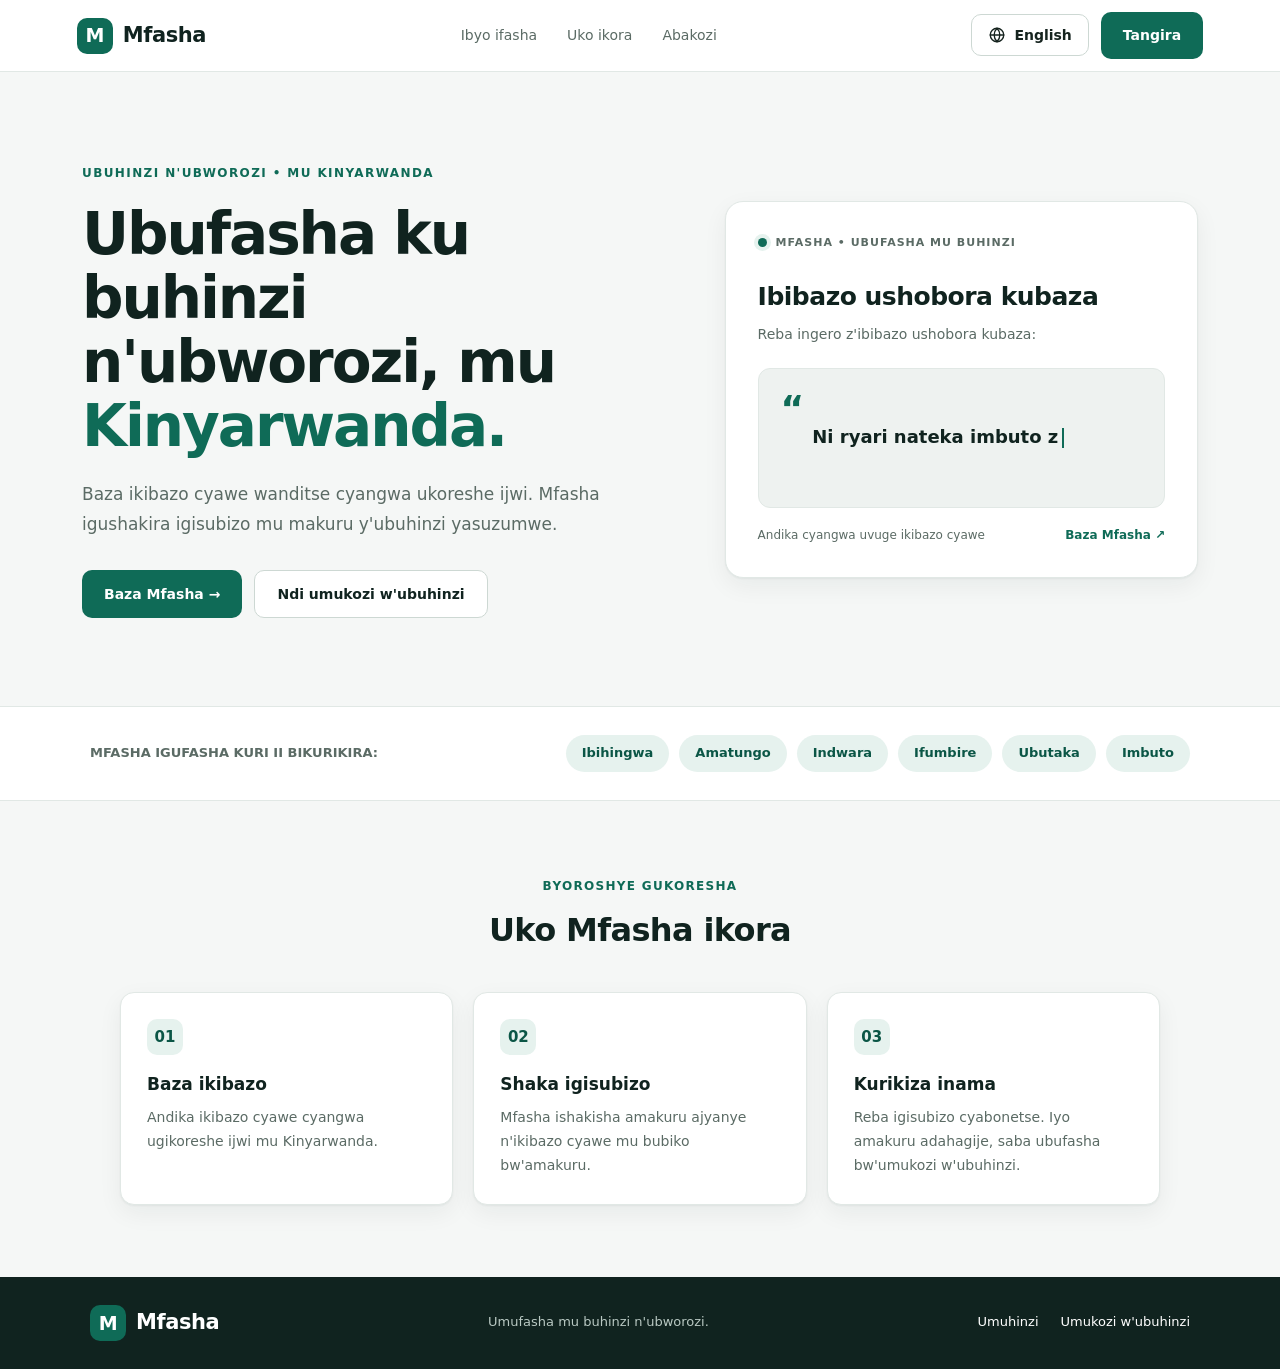
<file: frontend/index.html>
<!DOCTYPE html>
<html lang="rw">
<head>
  <meta charset="UTF-8">
  <meta name="viewport" content="width=device-width, initial-scale=1">
  <meta name="theme-color" content="#0f6b57">
  <meta name="description" content="Mfasha - Umufasha mu buhinzi n'ubworozi mu Kinyarwanda.">
  <title>Mfasha | Umufasha mu buhinzi n'ubworozi</title>
  <link rel="icon" href="data:image/svg+xml,%3Csvg xmlns='http://www.w3.org/2000/svg' viewBox='0 0 64 64'%3E%3Crect width='64' height='64' rx='16' fill='%230f6b57'/%3E%3Ctext x='32' y='44' font-family='Arial' font-size='36' font-weight='700' text-anchor='middle' fill='%23fff'%3EM%3C/text%3E%3C/svg%3E">
  <link rel="stylesheet" href="style.css">
  <script src="i18n.js"></script>
</head>
<body>

  <header class="navbar">
    <a href="index.html" class="logo"><span class="logo-icon">M</span>Mfasha</a>
    <nav class="nav-links">
      <a href="#topics">Ibyo ifasha</a>
      <a href="#how">Uko ikora</a>
      <a href="officer.html">Abakozi</a>
    </nav>
    <a href="chat.html" class="nav-action">Tangira</a>
  </header>

  <main>
    <section class="hero">
      <div class="hero-copy">
        <span class="eyebrow">UBUHINZI N'UBWOROZI • MU KINYARWANDA</span>
        <h1>Ubufasha ku buhinzi n'ubworozi, mu <span>Kinyarwanda.</span></h1>
        <p class="description">Baza ikibazo cyawe wanditse cyangwa ukoreshe ijwi. Mfasha igushakira igisubizo mu makuru y'ubuhinzi yasuzumwe.</p>
        <div class="hero-buttons">
          <a href="chat.html" class="button button-primary">Baza Mfasha →</a>
          <a href="officer.html" class="button button-secondary">Ndi umukozi w'ubuhinzi</a>
        </div>
      </div>

      <aside class="question-card">
        <div class="card-label"><span class="live-dot"></span>MFASHA • UBUFASHA MU BUHINZI</div>
        <h2>Ibibazo ushobora kubaza</h2>
        <p>Reba ingero z'ibibazo ushobora kubaza:</p>
        <div class="typing-box" aria-live="polite">
          <span class="quote">“</span>
          <span id="typing-question"></span>
          <span class="cursor"></span>
        </div>
        <div class="card-bottom">
          <span>Andika cyangwa uvuge ikibazo cyawe</span>
          <a href="chat.html">Baza Mfasha ↗</a>
        </div>
      </aside>
    </section>

    <section class="topics" id="topics">
      <div class="topics-inner">
        <p class="topics-title">MFASHA IGUFASHA KURI II BIKURIKIRA:</p>
        <div class="topic-list">
          <span class="topic">Ibihingwa</span>
          <span class="topic">Amatungo</span>
          <span class="topic">Indwara</span>
          <span class="topic">Ifumbire</span>
          <span class="topic">Ubutaka</span>
          <span class="topic">Imbuto</span>
        </div>
      </div>
    </section>

    <section class="how" id="how">
      <div class="section-heading">
        <span>BYOROSHYE GUKORESHA</span>
        <h2>Uko Mfasha ikora</h2>
      </div>
      <div class="steps">
        <article class="step">
          <div class="step-number">01</div>
          <h3>Baza ikibazo</h3>
          <p>Andika ikibazo cyawe cyangwa ugikoreshe ijwi mu Kinyarwanda.</p>
        </article>
        <article class="step">
          <div class="step-number">02</div>
          <h3>Shaka igisubizo</h3>
          <p>Mfasha ishakisha amakuru ajyanye n'ikibazo cyawe mu bubiko bw'amakuru.</p>
        </article>
        <article class="step">
          <div class="step-number">03</div>
          <h3>Kurikiza inama</h3>
          <p>Reba igisubizo cyabonetse. Iyo amakuru adahagije, saba ubufasha bw'umukozi w'ubuhinzi.</p>
        </article>
      </div>
    </section>
  </main>

  <footer>
    <div class="footer-inner">
      <a href="index.html" class="logo" style="color:white"><span class="logo-icon">M</span>Mfasha</a>
      <p>Umufasha mu buhinzi n'ubworozi.</p>
      <nav class="footer-links">
        <a href="chat.html">Umuhinzi</a>
        <a href="officer.html">Umukozi w'ubuhinzi</a>
      </nav>
    </div>
  </footer>

  <script>
    (function () {
      var target = document.getElementById("typing-question");
      if (!target) return;
      var questions = [
        "Ni ryari nateka imbuto z'ibishyimbo?",
        "Nakora iki kugira ngo inyanya zanjye zitandura indwara?",
        "Ni iyihe fumbire nakoresha mu bigori?",
        "Nakumira nte indwara z'amatungo?",
        "Ni gute nabika umusaruro wanjye neza?"
      ];
      if (window.matchMedia("(prefers-reduced-motion: reduce)").matches) {
        target.textContent = questions[0];
        return;
      }
      var q = 0, c = 0, deleting = false;
      function tick() {
        var current = questions[q];
        target.textContent = current.substring(0, c);
        if (!deleting && c < current.length) { c++; setTimeout(tick, 48); }
        else if (!deleting) { deleting = true; setTimeout(tick, 1900); }
        else if (c > 0) { c--; setTimeout(tick, 25); }
        else { deleting = false; q = (q + 1) % questions.length; setTimeout(tick, 350); }
      }
      tick();
    })();
  </script>
</body>
</html>
</file>
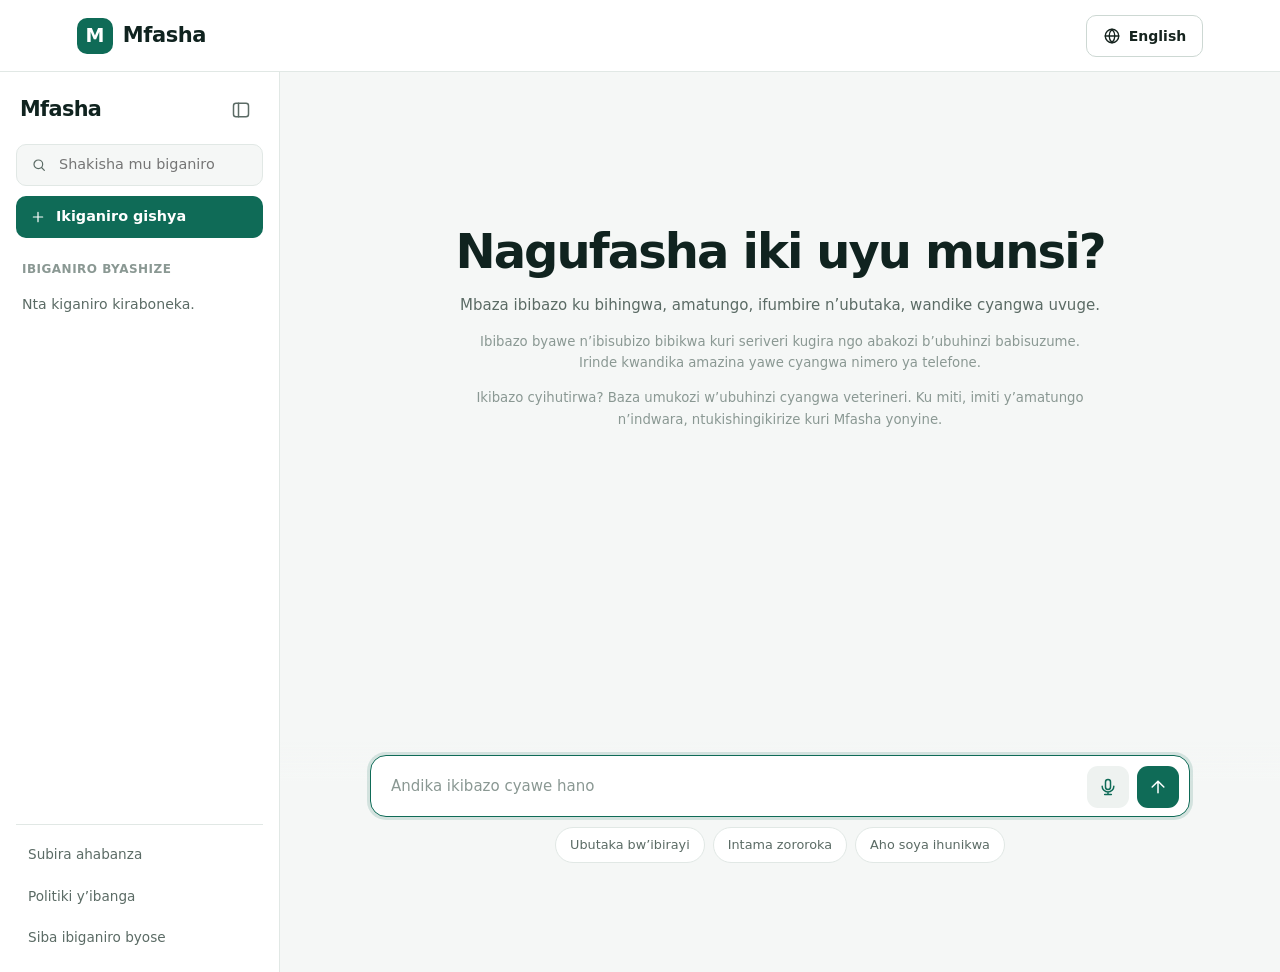
<file: frontend/chat.html>
<!doctype html>
<html lang="rw">
<head>
<meta charset="utf-8">
<meta name="viewport" content="width=device-width, initial-scale=1, viewport-fit=cover">
<meta name="description" content="Mfasha igufasha gushaka amakuru ku buhinzi n’ubworozi mu Kinyarwanda. Baza wandike cyangwa uvuge, ubone igisubizo.">
<meta name="theme-color" content="#0f6b57">
<title>Mfasha – Umufasha wawe mu buhinzi n’ubworozi</title>
<link rel="icon" href="data:image/svg+xml,%3Csvg xmlns='http://www.w3.org/2000/svg' viewBox='0 0 64 64'%3E%3Crect width='64' height='64' rx='16' fill='%230f6b57'/%3E%3Ctext x='32' y='44' font-family='Arial' font-size='36' font-weight='700' text-anchor='middle' fill='%23fff'%3EM%3C/text%3E%3C/svg%3E">
<link rel="stylesheet" href="style.css">
</head>
<body>
<noscript><p class="noscript">Mfasha ikenera JavaScript kugira ngo ikore. Nyamuneka uyifungure muri murandasi yawe.</p></noscript>

<header class="navbar">
  <a href="index.html" class="logo"><span class="logo-icon">M</span>Mfasha</a>
  <div class="nav-right">
    <button type="button" class="mf-lang" data-lang-toggle><svg width="18" height="18" viewBox="0 0 24 24" aria-hidden="true"><circle cx="12" cy="12" r="9"/><path d="M3 12h18M12 3c2.5 2.6 3.8 5.6 3.8 9s-1.3 6.4-3.8 9c-2.5-2.6-3.8-5.6-3.8-9S9.5 5.6 12 3z"/></svg><span data-lang-label>English</span></button>
  </div>
</header>
<div class="app" id="app">

  <aside class="sidebar" id="sidebar" aria-label="Ibiganiro">
    <div class="side-top">
      <a class="brand" href="index.html" translate="no" aria-label="Mfasha, subira ku rupapuro rwa mbere">Mfasha</a>
      <button class="icon-plain" id="collapse-sidebar" type="button" aria-controls="sidebar" aria-expanded="true" aria-label="Funga ibiganiro byashize" title="Funga ibiganiro byashize">
        <svg viewBox="0 0 24 24" aria-hidden="true"><rect x="3" y="4" width="18" height="16" rx="3"/><path d="M9 4v16"/></svg>
      </button>
    </div>

    <label class="search" for="history-search">
      <svg viewBox="0 0 24 24" aria-hidden="true"><circle cx="11" cy="11" r="6.5"/><path d="M20 20l-4.2-4.2"/></svg>
      <input id="history-search" type="search" placeholder="Shakisha mu biganiro" autocomplete="off">
    </label>

    <button class="btn-new" id="new-chat" type="button">
      <svg viewBox="0 0 24 24" aria-hidden="true"><path d="M12 5v14M5 12h14"/></svg>Ikiganiro gishya
    </button>

    <h2 id="history-title">Ibiganiro byashize</h2>
    <nav class="history" id="history-list" aria-labelledby="history-title"></nav>

    <div class="side-foot">
      <a href="index.html">Subira ahabanza</a>
      <button id="privacy-link" type="button" data-open-privacy>Politiki y’ibanga</button>
      <button id="clear-history" type="button">Siba ibiganiro byose</button>
    </div>
  </aside>
  <button class="scrim" id="scrim" type="button" aria-label="Funga" tabindex="-1"></button>

  <main class="main">
    <button class="icon-plain btn-menu" id="toggle-history" type="button" aria-controls="sidebar" aria-expanded="true" aria-label="Funga ibiganiro byashize">
      <svg viewBox="0 0 24 24" aria-hidden="true"><rect x="3" y="4" width="18" height="16" rx="3"/><path d="M9 4v16"/></svg>
    </button>

    <div class="scroll" id="chat-scroll">
      <div class="column">
        <section class="welcome" id="empty-state" aria-label="Murakaza neza">
          <h1>Nagufasha iki uyu munsi?</h1>
          <p>Mbaza ibibazo ku bihingwa, amatungo, ifumbire n’ubutaka, wandike cyangwa uvuge.</p>
          <p class="consent-note" id="consent-note">Ibibazo byawe n’ibisubizo bibikwa kuri seriveri kugira ngo abakozi b’ubuhinzi babisuzume. Irinde kwandika amazina yawe cyangwa nimero ya telefone.</p>
          <p class="urgent-note">Ikibazo cyihutirwa? Baza umukozi w’ubuhinzi cyangwa veterineri. Ku miti, imiti y’amatungo n’indwara, ntukishingikirize kuri Mfasha yonyine.</p>
        </section>
        <div id="thread" role="log" aria-live="polite" aria-label="Ikiganiro"></div>
      </div>
    </div>

    <footer class="composer-area">
      <form class="composer" id="chat-form">
        <label for="question" class="sr-only">Ikibazo cyawe</label>
        <textarea id="question" rows="1" maxlength="500" placeholder="Andika ikibazo cyawe hano" autocomplete="off"></textarea>
        <button class="icon-btn mic" id="microphone" type="button" aria-label="Tangira gufata amajwi">
          <svg id="mic-icon" viewBox="0 0 24 24" aria-hidden="true"><rect x="9" y="3" width="6" height="12" rx="3"/><path d="M5 11a7 7 0 0 0 14 0M12 18v3m-4 0h8"/></svg>
          <span class="sr-only" id="mic-label">Vuga</span>
        </button>
        <button class="icon-btn send" id="send-button" type="submit" aria-label="Ohereza">
          <svg viewBox="0 0 24 24" aria-hidden="true"><path d="M12 19V5M5 12l7-7 7 7"/></svg>
        </button>
      </form>
      <div class="chips" role="group" aria-label="Ibibazo byo gutangirira">
        <button class="chip" type="button" data-question="Ni ubuhe butaka bwagenewe guhingwaho ibirayi?">Ubutaka bw’ibirayi</button>
        <button class="chip" type="button" data-question="Nshaka kumenya uko intama zororoka.">Intama zororoka</button>
        <button class="chip" type="button" data-question="Soya ihunikwa he?">Aho soya ihunikwa</button>
      </div>
      <p class="status" id="status-line" role="status" aria-live="polite"></p>
    </footer>
  </main>
</div>

<dialog id="privacy-dialog" aria-labelledby="privacy-title">
  <div class="pv-head"><h2 id="privacy-title">Politiki y’ibanga</h2><button type="button" id="privacy-close" class="tool">Funga</button></div>
  <div class="pv-body">
    <h3>Icyo tubika</h3>
    <p>Iyo ubajije, tubika ikibazo cyawe, igisubizo wahawe n’igihe wabajijeho. Ku jwi, tubika inyandiko y’ibyo wavuze. Ntabwo tugusaba amazina, nimero ya telefone cyangwa konti.</p>
    <p>Ibibazo bishobora kuba birimo amakuru bwite wanditse ubwawe. Irinde kuyandika.</p>
    <h3>Icyo tubikira</h3>
    <p>Abakozi b’ubuhinzi basuzuma ibisubizo kugira ngo bibe byiza kandi bitagira ingaruka mbi. Ntabwo tugurisha amakuru yawe.</p>
    <h3>Ibiganiro biri kuri telefone yawe</h3>
    <p>Ibiganiro ubona ku ruhande rw’ibumoso bibikwa kuri telefone yawe. “Siba ibiganiro byose” isiba gusa kopi iri kuri telefone yawe. Kopi iri kuri seriveri ya Mfasha ntisibwa kuri iyo buto.</p>
    <h3>Nta konti, nta bumenyi bukwerekeyeho</h3>
    <p>Ntukeneye konti, bityo ntituzi uwo uri we. Ibibazo byawe ntibihuzwa n’izina ryawe cyangwa nimero ya telefone. Ku mpamvu imwe, ntidushobora kubona ibibazo byawe byihariye mu bindi byose.</p>
    <p id="privacy-contact-row" hidden>Niba wanditse amakuru bwite mu kibazo kandi ushaka ko dusiba icyo kibazo, tubwire icyo wanditse: <strong id="privacy-contact"></strong></p>
  </div>
</dialog>

<script src="chat.js"></script>
<script src="i18n.js"></script>
</body>
</html>
</file>
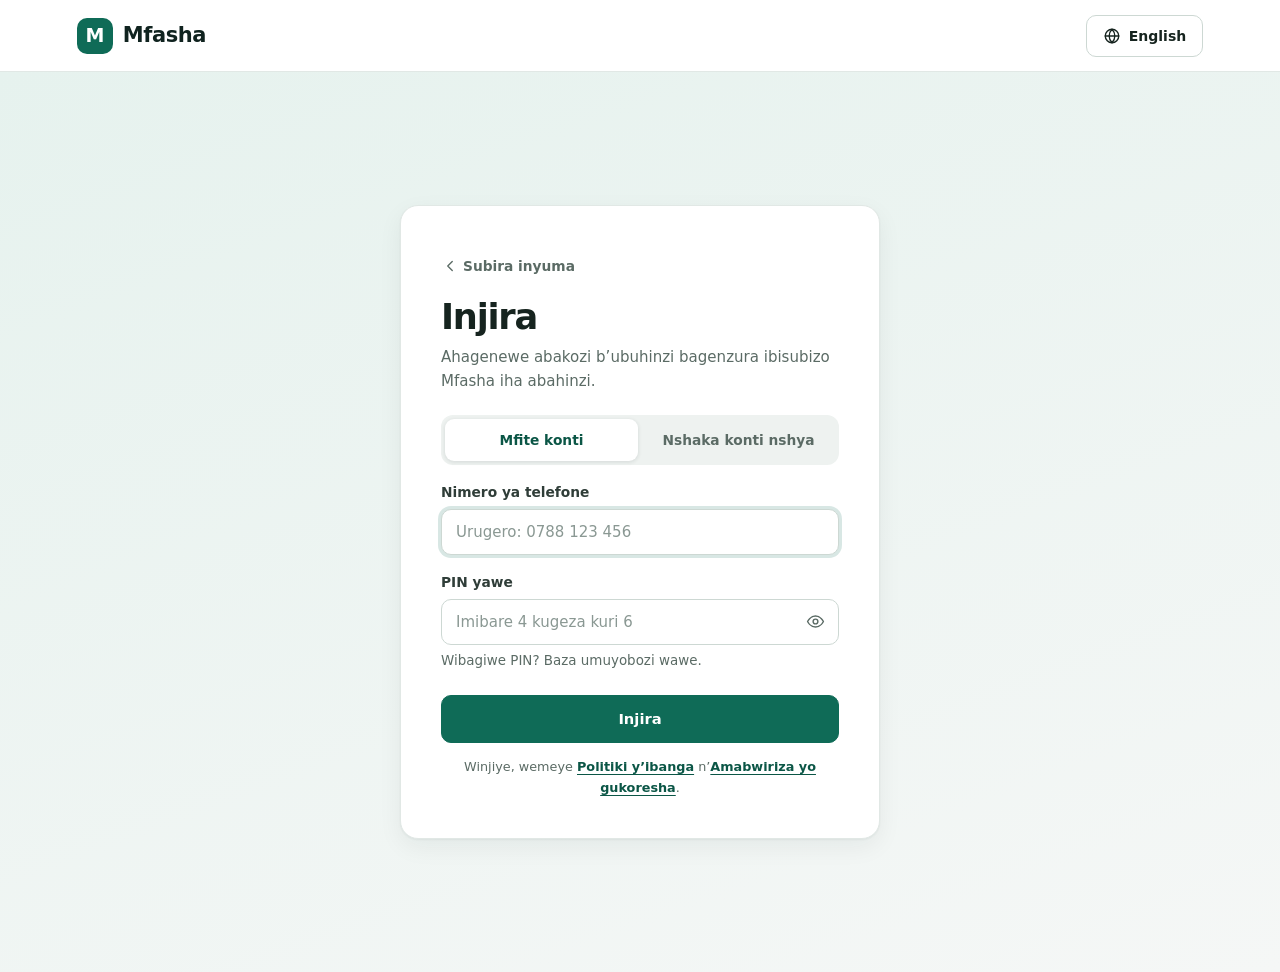
<file: frontend/officer.html>
<!doctype html>
<html lang="rw">
<head>
<meta charset="utf-8">
<meta name="viewport" content="width=device-width, initial-scale=1, viewport-fit=cover">
<meta name="robots" content="noindex">
<meta name="theme-color" content="#0f6b57">
<meta name="description" content="Mfasha: ahagenewe abakozi b’ubuhinzi gusuzuma ibisubizo Mfasha yahaye abahinzi.">
<title>Mfasha – Abakozi b’ubuhinzi</title>
<link rel="icon" href="data:image/svg+xml,%3Csvg xmlns='http://www.w3.org/2000/svg' viewBox='0 0 64 64'%3E%3Crect width='64' height='64' rx='16' fill='%230f6b57'/%3E%3Ctext x='32' y='44' font-family='Arial' font-size='36' font-weight='700' text-anchor='middle' fill='%23fff'%3EM%3C/text%3E%3C/svg%3E">
<link rel="stylesheet" href="style.css">
</head>
<body class="o-body">
<a class="skip" href="#main-content">Simbukira ku bikubiyemo</a>
<noscript><p class="noscript">Mfasha ikenera JavaScript kugira ngo ikore. Nyabuneka uyifungure muri porogaramu yawe ushakiramo (browser).</p></noscript>

<header class="navbar">
  <a href="index.html" class="logo"><span class="logo-icon">M</span>Mfasha</a>
  <div class="nav-right">
    <button type="button" class="mf-lang" data-lang-toggle><svg width="18" height="18" viewBox="0 0 24 24" aria-hidden="true"><circle cx="12" cy="12" r="9"/><path d="M3 12h18M12 3c2.5 2.6 3.8 5.6 3.8 9s-1.3 6.4-3.8 9c-2.5-2.6-3.8-5.6-3.8-9S9.5 5.6 12 3z"/></svg><span data-lang-label>English</span></button>
  </div>
</header>
<!-- Login -->
<main class="lg" id="login-view">
  <div class="lg-card">
    
    <a class="lg-back" href="index.html" id="switch-role-login"><svg viewBox="0 0 24 24" aria-hidden="true"><path d="M15 6l-6 6 6 6"/></svg>Subira inyuma</a>

    <h1 id="lg-title">Injira</h1>
    <p class="lg-sub">Ahagenewe abakozi b’ubuhinzi bagenzura ibisubizo Mfasha iha abahinzi.</p>

    <div class="o-switch" role="tablist" aria-label="Injira cyangwa ufungure konti">
      <button type="button" role="tab" id="tab-login" aria-selected="true">Mfite konti</button>
      <button type="button" role="tab" id="tab-register" aria-selected="false">Nshaka konti nshya</button>
    </div>

    <form id="login-form" autocomplete="off">
      <label for="phone">Nimero ya telefone</label>
      <input id="phone" type="tel" inputmode="tel" placeholder="Urugero: 0788 123 456" maxlength="20" required autocomplete="tel">

      <label for="pin">PIN yawe</label>
      <div class="lg-pass">
        <input id="pin" type="password" inputmode="numeric" pattern="[0-9]{4,6}" minlength="4" maxlength="6" placeholder="Imibare 4 kugeza kuri 6" required autocomplete="current-password" aria-describedby="pin-hint">
        <button type="button" class="lg-eye" data-for="pin" aria-label="Erekana PIN"><svg viewBox="0 0 24 24" aria-hidden="true"><path d="M2 12s3.5-7 10-7 10 7 10 7-3.5 7-10 7S2 12 2 12z"/><circle cx="12" cy="12" r="3"/></svg></button>
      </div>
      <small class="hint" id="pin-hint">Wibagiwe PIN? Baza umuyobozi wawe.</small>

      <p class="o-error" id="login-error" role="alert" hidden></p>
      <button class="o-btn" id="login-btn" type="submit">Injira</button>
      <p class="lg-legal" data-ei="legal">Winjiye, wemeye <a href="#" data-doc="privacy">Politiki y’ibanga</a> n’<a href="#" data-doc="terms">Amabwiriza yo gukoresha</a>.</p>
    </form>

    <form id="register-form" autocomplete="off" hidden>
      <p class="hint">Uzakenera kode uhabwa n’umuyobozi wawe. Nta kode, ntushobora gufungura konti.</p>

      <label for="reg-name">Amazina yawe yose</label>
      <input id="reg-name" type="text" minlength="2" maxlength="80" required autocomplete="name" placeholder="Izina ry’idini n’irya se">

      <label for="reg-phone">Nimero ya telefone</label>
      <input id="reg-phone" type="tel" inputmode="tel" placeholder="Urugero: 0788 123 456" maxlength="20" required autocomplete="tel">

      <div class="lg-two">
        <div>
          <label for="reg-pin">Hitamo PIN</label>
          <input id="reg-pin" type="password" inputmode="numeric" pattern="[0-9]{4,6}" minlength="4" maxlength="6" required autocomplete="new-password" placeholder="Imibare 4–6">
        </div>
        <div>
          <label for="reg-pin2">Ongera wandike PIN</label>
          <input id="reg-pin2" type="password" inputmode="numeric" pattern="[0-9]{4,6}" minlength="4" maxlength="6" required autocomplete="new-password" placeholder="Nk’iyo haruguru">
        </div>
      </div>
      <small class="hint">Ibuka PIN yawe kandi ntuyiheho undi muntu.</small>

      <label for="reg-code">Kode yo gufungura konti</label>
      <input id="reg-code" type="password" required autocomplete="off">
      <small class="hint">Ni iyo umuyobozi wawe yaguhaye.</small>

      <div class="lg-consent">
        <label class="lg-check" for="reg-consent">
          <input id="reg-consent" type="checkbox" required>
          <span data-ei="consent">Nasomye kandi nemeye <a href="#" data-doc="privacy">Politiki y’ibanga</a> n’<a href="#" data-doc="terms">Amabwiriza yo gukoresha</a>.</span>
        </label>
        <p>Ufunguye konti, wemeye uko dukusanya, tubika kandi dukoresha amakuru yawe.</p>
      </div>

      <p class="o-error" id="register-error" role="alert" hidden></p>
      <button class="o-btn" id="register-btn" type="submit" disabled>Fungura konti</button>
    </form>
  </div>
</main>

<dialog class="lg-dialog" id="legal-dialog" aria-labelledby="legal-title">
  <div class="lg-dialog-head">
    <h2 id="legal-title">Politiki y’ibanga</h2>
    <button type="button" class="lg-close" id="legal-close" aria-label="Funga">Funga</button>
  </div>
  <div class="lg-dialog-body">
    <article id="doc-privacy" data-ei="privacy">
      <p>Iyi politiki isobanura amakuru Mfasha ikusanya, icyo ayakoreshwa n’uko arindwa. Igenewe abakozi b’ubuhinzi bafungura konti. Ivugurura rya nyuma: Ugushyingo 2026.</p>

      <h3>Amakuru dukusanya</h3>
      <ul>
        <li><strong>Iyo ufunguye konti:</strong> amazina yawe na nimero ya telefone.</li>
        <li><strong>PIN yawe:</strong> ntibikwa uko yanditse. Ibikwa ni ikimenyetso cyayo gifunze (hash), kidashobora gusubizwamo PIN. Natwe ntidushobora kubona PIN yawe.</li>
        <li><strong>Iyo usuzumye igisubizo:</strong> icyemezo cyawe (gikwiye, gikwiye igice, cyangwa kitari cyo), niba gifitanye isano n’ikibazo, niba kigaragara neza, niba gifite umutekano, icyo wongeyeho, n’izina ryawe.</li>
        <li><strong>Iyo winjira:</strong> inshuro PIN itari yo yanditswe zibarwa by’igihe gito kuri seriveri, kugira ngo konti ifungwe. Ntizibikwa ku buryo buhoraho.</li>
      </ul>
      <p>Abahinzi ntibafungura konti. Ntidukusanya amazina yabo cyangwa nimero ya telefone. Tubika ikibazo, igisubizo, igihe n’igitekerezo batanze. Iyo bavuze, tubika inyandiko y’ibyo bavuze gusa. Amajwi ubwayo ntabikwa.</p>

      <h3>Icyo tuyakoresha</h3>
      <ul>
        <li>Kukwinjiza muri konti yawe.</li>
        <li>Kumenya ibisubizo byasuzumwe n’uwabisuzumye.</li>
        <li>Kunoza ibisubizo bya Mfasha.</li>
      </ul>
      <p>Ntabwo tugurisha amakuru yawe, kandi ntiyakoreshwa mu matangazo.</p>

      <h3>Ubona amakuru yawe</h3>
      <p>Amakuru abikwa kuri seriveri ya Mfasha. Abayabona ni abafite uburenganzira gusa. Konti yahagaritswe ihita ibura uburenganzira bwo kwinjira.</p>

      <h3>Uko tuyarinda</h3>
      <ul>
        <li>PIN ibikwa nk’ikimenyetso gifunze, kitagaragaza PIN ubwayo.</li>
        <li>PIN itari yo inshuro eshanu zikurikiranye ifunga konti iminota itanu.</li>
        <li>Iyo winjiye, usabwa kongera kwinjira nyuma y’amasaha 12.</li>
      </ul>
      <p>Nta buryo burinda 100%. Ntugire uwo uha PIN yawe.</p>

      <h3>Igihe tuyabika</h3>
      <p>Nta gihe gihamye turashyiraho. Nitugishyiraho, tuzakivuga hano.</p>

      <h3>Uburenganzira bwawe</h3>
      <p>Ufite uburenganzira bwo kureba, gukosora cyangwa gusiba amakuru yawe, no kuyabuza gukoreshwa. Ibi bishingiye ku Itegeko n° 058/2021 rirengera amakuru bwite n’ibanga mu Rwanda. Saba umuyobozi wawe cyangwa umuyobozi wa Mfasha. Dushobora kukubaza ibyemeza ko ari wowe mbere yo gukora impinduka.</p>

      <h3>Impinduka kuri iyi politiki</h3>
      <p>Nihaba impinduka, tuzabibamenyesha.</p>
    </article>
    <article id="doc-terms" data-ei="terms" hidden>
      <p>Aya mabwiriza agenga ikoreshwa rya Mfasha n’abakozi b’ubuhinzi.</p>
      <h3>Konti yawe</h3>
      <p>Konti ni iyawe. Ntugire uwo uha PIN yawe.</p>
      <h3>Isuzuma</h3>
      <p>Suzuma ibisubizo mu kuri kandi ushingiye ku bumenyi bw’ubuhinzi. Ibyemezo byawe bifasha kunoza Mfasha.</p>
      <h3>Imikoreshereze</h3>
      <p>Koresha Mfasha mu kazi k’ubuhinzi gusa. Ntugerageze kugera ku makuru atari ayawe cyangwa kwangiza serivisi.</p>
      <h3>Aho bigarukira</h3>
      <p>Mfasha itanga amakuru y’ibanze. Ntisimbura inama y’umukozi w’ubuhinzi cyangwa veterineri.</p>
      <h3>Guhagarika konti</h3>
      <p>Konti ikoreshejwe nabi ishobora guhagarikwa. Aya mabwiriza ashobora guhinduka; nihaba impinduka tuzabibamenyesha.</p>
    </article>
  </div>
</dialog>

<script>
/* Login view only: show/hide PIN, heading per tab, consent gate and the policy dialog. */
(function () {
  var title = document.getElementById('lg-title'), dlg = document.getElementById('legal-dialog');
  var consent = document.getElementById('reg-consent'), regBtn = document.getElementById('register-btn');

  document.querySelector('.lg-eye').addEventListener('click', function () {
    var eye = this, i = document.getElementById(eye.dataset['for']), show = i.type === 'password';
    i.type = show ? 'text' : 'password';
    eye.setAttribute('aria-label', show ? 'Hisha PIN' : 'Erekana PIN');
  });
  document.getElementById('tab-login').addEventListener('click', function () { title.textContent = 'Injira'; });
  document.getElementById('tab-register').addEventListener('click', function () { title.textContent = 'Fungura konti'; });

  function sync() { regBtn.disabled = !consent.checked; }
  consent.addEventListener('change', sync);
  document.getElementById('register-form').addEventListener('reset', function () { setTimeout(sync, 0); });

  function openDoc(which) {
    var privacy = which === 'privacy';
    document.getElementById('doc-privacy').hidden = !privacy;
    document.getElementById('doc-terms').hidden = privacy;
    document.getElementById('legal-title').textContent = privacy ? 'Politiki y’ibanga' : 'Amabwiriza yo gukoresha';
    dlg.querySelector('.lg-dialog-body').scrollTop = 0;
    if (typeof dlg.showModal === 'function') dlg.showModal(); else dlg.setAttribute('open', '');
  }
  document.addEventListener('click', function (e) {
    var a = e.target.closest && e.target.closest('[data-doc]');
    if (a) { e.preventDefault(); openDoc(a.getAttribute('data-doc')); }
  });
  function closeDoc() { if (typeof dlg.close === 'function') dlg.close(); else dlg.removeAttribute('open'); }
  document.getElementById('legal-close').addEventListener('click', closeDoc);
  dlg.addEventListener('click', function (e) { if (e.target === dlg) closeDoc(); });
})();
</script>

<!-- Dashboard -->
<div class="o-app" id="app-view" hidden>
  <aside class="o-rail">
    <div class="o-brand"><b translate="no">Mfasha</b><small>Abakozi b’ubuhinzi</small></div>
    <nav class="o-tabs" role="tablist" aria-label="Ibice by’urubuga" aria-orientation="vertical">
      <button role="tab" id="tab-review" aria-controls="review-view" aria-selected="true" type="button">Suzuma ibisubizo</button>
      <button role="tab" id="tab-overview" aria-controls="overview-view" aria-selected="false" type="button">Imibare ya Mfasha</button>
    </nav>
    <div class="o-who">
      <span class="o-who-label">Winjiye nka</span>
      <span id="who"></span>
      <button class="o-btn ghost sm" id="logout" type="button">Sohoka</button>
    </div>
  </aside>

  <main class="o-main" id="main-content">
    <section id="overview-view" role="tabpanel" aria-labelledby="tab-overview" hidden>
      <div class="o-welcome">
        <h1 id="hello">Muraho</h1>
        <p class="o-muted">Hano ubona uko Mfasha ikora: ibibazo bimaze kubazwa, ibimaze gusuzumwa n’ibyafashije abahinzi.</p>
      </div>
      <div class="o-row"><h2>Imikorere ya Mfasha</h2>
        <div class="o-refresh-wrap">
          <small class="o-stamp" id="stats-stamp" role="status" aria-live="polite"></small>
          <button class="o-btn ghost sm o-refresh" id="refresh-stats" type="button" aria-label="Vugurura imibare"><svg viewBox="0 0 24 24" aria-hidden="true"><path d="M20 11a8 8 0 1 0-2.3 5.7M20 4v7h-7"/></svg><span>Vugurura</span></button>
        </div>
      </div>
      <p class="o-error" id="stats-error" role="alert" hidden></p>
      <div id="stats-grid"></div>
    </section>

    <section id="review-view" role="tabpanel" aria-labelledby="tab-review">
      <div class="o-welcome">
        <h1>Suzuma ibisubizo</h1>
        <p class="o-muted">Mfasha yasubije abahinzi. Soma buri gisubizo urebe niba ari ukuri kandi gifite umutekano.</p>
      </div>
      <ol class="o-steps" aria-label="Intambwe eshatu">
        <li><b aria-hidden="true">1</b> Hitamo igisubizo ku rutonde</li>
        <li><b aria-hidden="true">2</b> Gisome neza</li>
        <li><b aria-hidden="true">3</b> Hitamo icyemezo, maze wohereze</li>
      </ol>
      <div class="o-split">
        <aside class="o-queue">
          <div class="o-row"><h2>Ibisubizo <span class="o-count" id="queue-count" hidden></span></h2>
            <button class="o-btn ghost sm o-refresh" id="refresh-queue" type="button" aria-label="Vugurura urutonde"><svg viewBox="0 0 24 24" aria-hidden="true"><path d="M20 11a8 8 0 1 0-2.3 5.7M20 4v7h-7"/></svg><span>Vugurura</span></button>
          </div>
          <div class="o-filter" role="radiogroup" aria-label="Ibyo kwerekana">
            <button type="button" role="radio" aria-checked="true" data-f="pending">Bitegereje</button>
            <button type="button" role="radio" aria-checked="false" data-f="all">Byose</button>
          </div>
          <small class="o-stamp" id="queue-stamp" role="status" aria-live="polite"></small>
          <div id="queue-list" class="o-list"></div>
          <button class="o-btn ghost sm o-more" id="load-more" type="button" hidden>Erekana ibindi</button>

          <form id="lookup-form" class="o-lookup">
            <label for="answer-id">Ufite nimero y’igisubizo? Yandike hano</label>
            <div class="o-inline">
              <input id="answer-id" type="number" min="1" inputmode="numeric" placeholder="Urugero: 125">
              <button class="o-btn sm" type="submit">Shaka</button>
            </div>
          </form>
        </aside>

        <form class="o-form" id="review-form">
          <p class="o-muted" id="review-empty">Nta gisubizo uratoranya. Hitamo igisubizo ku rutonde rw’ibumoso (cyangwa wandike nimero yacyo) kugira ngo utangire kugisuzuma.</p>
          <div id="review-body" hidden>
            <div class="o-meta" id="review-meta"></div>
            <h3>Ikibazo cy’umuhinzi</h3>
            <p class="o-text" id="r-question"></p>
            <h3>Igisubizo cya Mfasha</h3>
            <p class="o-text o-answer" id="r-answer"></p>

            <fieldset class="o-verdicts">
              <legend>Icyemezo cyawe (ni ngombwa)</legend>
              <div class="o-tiles">
                <label class="o-radio good"><input type="radio" name="verdict" value="correct" required><span>Ni ukuri<small>Igisubizo cyose ni cyo.</small></span></label>
                <label class="o-radio mid"><input type="radio" name="verdict" value="partially_correct"><span>Ni ukuri igice<small>Hari ibyo kinyuranyijeho cyangwa kibura.</small></span></label>
                <label class="o-radio bad"><input type="radio" name="verdict" value="incorrect"><span>Si ukuri<small>Cyakosha cyangwa cyateza ikibazo.</small></span></label>
              </div>
            </fieldset>

            <fieldset>
              <legend>Ibindi usuzuma (tiki ibyo wemeza)</legend>
              <label class="o-check"><input type="checkbox" id="is-relevant"> <span>Gifitanye isano n’ikibazo<small>Gisubiza ibyo umuhinzi yabajije.</small></span></label>
              <label class="o-check"><input type="checkbox" id="is-clear"> <span>Gisobanutse<small>Umuhinzi yagisobanukirwa byoroshye.</small></span></label>
              <label class="o-check"><input type="checkbox" id="is-safe"> <span>Nta kibazo cy’umutekano kirimo<small>Nta cyahungabanya ubuzima, amatungo, ibihingwa cyangwa ibidukikije.</small></span></label>
            </fieldset>

            <label for="remarks">Icyo wongeraho (si ngombwa)</label>
            <textarea id="remarks" rows="3" maxlength="1000" placeholder="Urugero: igisubizo cyari gikwiye kuvuga igipimo cy’ifumbire."></textarea>

            <p class="o-error" id="review-error" role="alert" hidden></p>
            <p class="o-ok" id="review-ok" role="status" hidden></p>
            <button class="o-btn" id="submit-review" type="submit">Ohereza isuzuma</button>
            <p class="o-note">Isuzuma ryawe ribikwa kuri seriveri ya Mfasha, rigakoreshwa mu kunoza ibisubizo. Rimaze koherezwa, ukomeza ku gisubizo gikurikira.</p>
          </div>
        </form>
      </div>
    </section>
  </main>
</div>

<script src="officer.js"></script>
<script src="i18n.js"></script>
</body>
</html>
</file>
<file: frontend/style.css>
/* Mfasha – one stylesheet for index.html, chat.html and officer.html */
:root{
  --brand:#0f6b57;--brand-d:#0b5646;--accent:#0f6b57;--accent-d:#0b5646;--navy:#10231f;
  --ink:#16241f;--sub:#5b6b65;--muted:#5b6b65;--faint:#8a9893;
  --bg:#f5f7f6;--panel:#fff;--sunk:#eef2f0;--tint:#e6f2ee;--line:#e1e8e5;--field:#cdd8d3;
  --green:#0f6b57;--green-bg:#e3f2ec;--amber:#7a4f00;--amber-bg:#fff3d6;--red:#b3261e;--red-bg:#fce8e6;
  --shadow:0 1px 2px rgba(16,35,31,.05),0 8px 24px rgba(16,35,31,.06);
  --font:Inter,"Plus Jakarta Sans",system-ui,-apple-system,"Segoe UI",Arial,sans-serif;
}
*,*::before,*::after{box-sizing:border-box}
html{scroll-behavior:smooth}
body{margin:0;min-height:100vh;background:var(--bg);color:var(--ink);font:400 15px/1.6 var(--font);-webkit-font-smoothing:antialiased}
h1,h2,h3,p{margin:0}
a{color:inherit;text-decoration:none}
button,input,textarea{font:inherit;color:inherit}
button{cursor:pointer}
[hidden]{display:none!important}
:focus-visible{outline:3px solid rgba(15,107,87,.4);outline-offset:2px}
svg{fill:none;stroke:currentColor;stroke-width:1.8;stroke-linecap:round;stroke-linejoin:round}
.sr-only{position:absolute;width:1px;height:1px;overflow:hidden;clip:rect(0 0 0 0);white-space:nowrap}
.noscript{margin:0;padding:12px;text-align:center;background:var(--brand-d);color:#fff}
.skip{position:absolute;left:-999px;top:0;z-index:100;padding:10px 16px;background:var(--brand);color:#fff;font-weight:600}
.skip:focus{left:0}
@media(prefers-reduced-motion:reduce){*{transition:none!important;animation:none!important;scroll-behavior:auto!important}}

/* language button (injected by i18n.js) */
body .mf-lang{min-height:40px;padding:0 14px;border:1px solid var(--field);border-radius:10px;background:#fff;color:var(--ink);font-size:14px;font-weight:600}
body .mf-lang:hover{border-color:var(--brand);color:var(--brand-d)}
body .mf-lang-float{top:16px;right:20px}

/* ===== HOME ===== */
.navbar{height:72px;padding:0 6%;display:flex;align-items:center;justify-content:space-between;background:#fff;border-bottom:1px solid var(--line);position:sticky;top:0;z-index:10}
.logo{display:flex;align-items:center;gap:10px;font-size:21px;font-weight:800;color:var(--navy);letter-spacing:-.02em}
.logo-icon{width:36px;height:36px;display:grid;place-items:center;background:var(--brand);color:#fff;border-radius:10px;font-size:19px}
.nav-links{display:flex;gap:30px;font-size:14px;font-weight:500;color:var(--sub)}
.nav-links a:hover{color:var(--brand)}
.nav-action,.button{display:inline-flex;align-items:center;justify-content:center;padding:12px 22px;border-radius:10px;font-size:14px;font-weight:650;transition:.2s}
.nav-action,.button-primary{background:var(--brand);color:#fff}
.nav-action:hover,.button-primary:hover{background:var(--brand-d)}
.button-secondary{background:#fff;border:1px solid var(--field);color:var(--navy)}
.button-secondary:hover{border-color:var(--brand);color:var(--brand)}
.hero{max-width:1180px;margin:auto;padding:88px 32px;display:grid;grid-template-columns:1.1fr .9fr;gap:64px;align-items:center}
.eyebrow{display:inline-block;margin-bottom:20px;color:var(--brand);font-size:12px;font-weight:700;letter-spacing:1.4px}
.hero h1{max-width:640px;font-size:clamp(36px,5vw,58px);line-height:1.1;letter-spacing:-.035em;color:var(--navy);font-weight:800}
.hero h1 span{color:var(--brand)}
.description{max-width:520px;margin-top:22px;font-size:17px;color:var(--sub);line-height:1.75}
.hero-buttons{display:flex;flex-wrap:wrap;gap:12px;margin-top:30px}
.question-card{padding:32px;background:#fff;border:1px solid var(--line);border-radius:18px;box-shadow:var(--shadow)}
.card-label{display:flex;align-items:center;gap:9px;color:var(--sub);font-size:11px;font-weight:700;letter-spacing:1px}
.live-dot{width:9px;height:9px;border-radius:50%;background:var(--brand);box-shadow:0 0 0 4px var(--tint)}
.question-card h2{margin-top:26px;font-size:25px;color:var(--navy);letter-spacing:-.02em}
.question-card>p{margin-top:6px;color:var(--sub);font-size:14px}
.typing-box{min-height:140px;margin-top:22px;padding:22px;display:flex;align-items:center;background:var(--sunk);border:1px solid var(--line);border-radius:12px;color:var(--navy);font-size:18px;font-weight:600}
.quote{color:var(--brand);font-size:36px;margin-right:8px;align-self:flex-start;line-height:1}
.cursor{display:inline-block;width:2px;height:20px;background:var(--brand);margin-left:4px;animation:blink .8s infinite}
@keyframes blink{50%{opacity:0}}
.card-bottom{display:flex;justify-content:space-between;gap:10px;margin-top:18px;font-size:12px;color:var(--sub)}
.card-bottom a{color:var(--brand);font-weight:700}
.topics{background:#fff;border-block:1px solid var(--line);padding:28px 6%}
.topics-inner{max-width:1100px;margin:auto;display:flex;align-items:center;justify-content:space-between;gap:20px;flex-wrap:wrap}
.topics-title{font-size:13px;color:var(--sub);font-weight:700}
.topic-list{display:flex;flex-wrap:wrap;gap:10px}
.topic{padding:8px 16px;background:var(--tint);border-radius:999px;font-size:13px;color:var(--brand-d);font-weight:600}
.how{max-width:1100px;margin:auto;padding:72px 30px}
.section-heading{text-align:center;margin-bottom:36px}
.section-heading span{color:var(--brand);font-size:12px;font-weight:700;letter-spacing:1.3px}
.section-heading h2{margin-top:8px;color:var(--navy);font-size:32px;letter-spacing:-.02em}
.steps{display:grid;grid-template-columns:repeat(3,1fr);gap:20px}
.step{padding:26px;background:#fff;border:1px solid var(--line);border-radius:14px;box-shadow:var(--shadow)}
.step-number{width:36px;height:36px;display:grid;place-items:center;border-radius:10px;background:var(--tint);color:var(--brand-d);font-weight:800}
.step h3{margin-top:16px;font-size:17px;color:var(--navy)}
.step p{margin-top:8px;color:var(--sub);font-size:14px;line-height:1.7}
footer{background:var(--navy);color:#fff;padding:28px 6%}
.footer-inner{max-width:1100px;margin:auto;display:flex;align-items:center;justify-content:space-between;flex-wrap:wrap;gap:18px}
.footer-inner p{color:#b9c9c3;font-size:13px}
.footer-links{display:flex;gap:22px;font-size:13px}
.footer-links a:hover{color:#9ee0cd}
@media(max-width:850px){.navbar{padding:0 5%}.nav-links{display:none}.hero{grid-template-columns:1fr;padding:60px 22px;gap:40px}.topics-inner{flex-direction:column;align-items:flex-start}}
@media(max-width:600px){.hero h1{font-size:38px}.hero-buttons{flex-direction:column}.button{width:100%}.steps{grid-template-columns:1fr}.footer-inner{flex-direction:column;align-items:flex-start}.mf-nav-right .mf-lang span{display:none}}

/* ===== CHAT ===== */
.app{display:grid;grid-template-columns:280px minmax(0,1fr);height:100dvh}
.app.collapsed{grid-template-columns:0 minmax(0,1fr)}
.app.collapsed .sidebar{visibility:hidden;padding:0;border:0}
.sidebar{display:flex;flex-direction:column;min-width:0;overflow:hidden;padding:20px 16px 14px;background:#fff;border-right:1px solid var(--line)}
.side-top{display:flex;align-items:center;justify-content:space-between;padding:0 4px 16px}
.brand{font-size:1.3rem;font-weight:800;letter-spacing:-.03em;color:var(--navy)}
.icon-plain{display:grid;place-items:center;width:36px;height:36px;border:0;border-radius:10px;background:none;color:var(--sub)}
.icon-plain:hover{background:var(--sunk);color:var(--ink)}
.icon-plain svg{width:20px;height:20px}
.search{display:flex;align-items:center;gap:10px;height:42px;padding:0 14px;margin-bottom:10px;border:1px solid var(--line);border-radius:10px;background:var(--bg);color:var(--sub)}
.search:focus-within{border-color:var(--brand)}
.search svg{width:16px;height:16px;flex:none}
.search input{flex:1;min-width:0;border:0;outline:0;background:none;font-size:.9rem}
.btn-new{display:flex;align-items:center;gap:10px;width:100%;height:42px;padding:0 14px;border:0;border-radius:10px;background:var(--brand);color:#fff;font-size:.9rem;font-weight:600}
.btn-new:hover{background:var(--brand-d)}
.btn-new svg{width:16px;height:16px}
.sidebar h2{margin:22px 6px 8px;font-size:.75rem;font-weight:700;letter-spacing:.04em;text-transform:uppercase;color:var(--faint)}
.history{flex:1;min-height:0;overflow-y:auto}
.no-history{padding:6px;font-size:.88rem;color:var(--sub)}
.history-row{display:flex;align-items:center;border-radius:10px}
.history-row:hover,.history-row:has(.active){background:var(--sunk)}
.history-item{flex:1;min-width:0;padding:10px 12px;border:0;background:none;text-align:left;font-size:.88rem;white-space:nowrap;overflow:hidden;text-overflow:ellipsis}
.history-item.active{font-weight:650;color:var(--brand-d)}
.history-del{display:none;width:30px;height:30px;margin-right:4px;place-items:center;border:0;border-radius:8px;background:none;color:var(--faint)}
.history-row:hover .history-del,.history-del:focus-visible{display:grid}
.history-del:hover{color:var(--red)}
.history-del svg{width:15px;height:15px}
.side-foot{display:grid;gap:2px;padding-top:10px;border-top:1px solid var(--line)}
.side-foot a,.side-foot button{display:block;padding:9px 12px;border:0;border-radius:8px;background:none;color:var(--sub);font-size:.85rem;text-align:left}
.side-foot a:hover,.side-foot button:hover{background:var(--sunk);color:var(--ink)}
.scrim{display:none}
.main{position:relative;display:flex;flex-direction:column;min-width:0;min-height:0}
.btn-menu{position:absolute;top:16px;left:16px;z-index:3;background:#fff;border:1px solid var(--line)}
.app:not(.collapsed) .btn-menu{display:none}
.scroll{flex:1;min-height:0;overflow-y:auto;padding:72px 24px 200px}
.column{width:min(820px,100%);margin:0 auto}
.welcome{padding:clamp(40px,9vh,100px) 12px 30px;text-align:center}
.welcome h1{font-size:clamp(2rem,4vw,3rem);font-weight:800;letter-spacing:-.04em;line-height:1.12;color:var(--navy)}
.welcome p{max-width:640px;margin:14px auto 0;color:var(--sub)}
.welcome .consent-note,.welcome .urgent-note{font-size:.83rem;line-height:1.6;color:var(--faint)}
#thread{display:grid;gap:22px}
.turn{display:grid;gap:10px}
.question{display:flex;justify-content:flex-end}
.question>div{max-width:min(78%,680px);padding:12px 17px;border-radius:16px 16px 4px 16px;background:var(--brand);color:#fff;white-space:pre-wrap;overflow-wrap:anywhere}
.answer{max-width:min(90%,760px);padding:18px 20px;border:1px solid var(--line);border-radius:4px 16px 16px 16px;background:#fff;box-shadow:var(--shadow)}
.answer.refused{background:var(--amber-bg);border-color:#f1d79a}
.answer-text{white-space:pre-wrap;overflow-wrap:anywhere;line-height:1.75}
.badge{display:inline-block;margin-bottom:8px;padding:2px 10px;border-radius:999px;background:var(--sunk);font-size:.75rem;font-weight:650;color:var(--sub)}
.badge.high{background:var(--green-bg);color:var(--brand-d)}
.badge.medium{background:var(--amber-bg);color:var(--amber)}
.badge.low{background:var(--red-bg);color:var(--red)}
.note,.thinking{color:var(--sub);font-size:.9rem}
.note{margin-bottom:6px}
.error{color:var(--red)}
.review-label{display:inline-block;margin:0 0 8px 8px;padding:2px 10px;border-radius:999px;font-size:.78rem;font-weight:650}
.review-label.ok{background:var(--green-bg);color:var(--brand-d)}
.review-label.pending{background:var(--amber-bg);color:var(--amber)}
.urgent-note{margin:12px 0 0;font-size:.82rem;color:var(--sub)}
.tools{display:flex;flex-wrap:wrap;gap:8px;margin-top:14px}
.tool{display:inline-flex;align-items:center;gap:6px;padding:6px 12px;border:1px solid var(--line);border-radius:8px;background:var(--bg);font-size:.8rem;color:var(--sub);transition:.2s}
.tool svg{width:14px;height:14px}
.tool:hover:not(:disabled){border-color:var(--brand);color:var(--ink)}
.tool.selected{border-color:var(--brand);background:var(--tint);color:var(--brand-d)}
.tool:disabled:not(.selected){opacity:.5;cursor:default}
.composer-area{position:fixed;z-index:5;left:280px;right:0;bottom:0;padding:14px 24px max(16px,env(safe-area-inset-bottom));background:linear-gradient(180deg,rgba(245,247,246,0),var(--bg) 25%)}
.app.collapsed .composer-area{left:0}
.composer{width:min(820px,100%);margin:0 auto;min-height:62px;padding:8px 10px 8px 20px;display:flex;align-items:flex-end;gap:8px;border:1px solid var(--field);border-radius:16px;background:#fff;box-shadow:var(--shadow)}
.composer:focus-within{border-color:var(--brand);box-shadow:0 0 0 3px rgba(15,107,87,.15)}
.composer textarea{flex:1;min-width:0;min-height:42px;max-height:150px;padding:10px 0;border:0;outline:0;resize:none;background:none;line-height:1.5}
.composer textarea::placeholder{color:var(--faint)}
.icon-btn{flex:none;display:grid;place-items:center;width:42px;height:42px;border:0;border-radius:11px;background:var(--sunk);color:var(--brand)}
.icon-btn svg{width:20px;height:20px}
.icon-btn:hover:not(:disabled){background:var(--tint)}
.icon-btn.send{background:var(--brand);color:#fff}
.icon-btn.send:hover:not(:disabled){background:var(--brand-d)}
.icon-btn.recording{background:var(--red);color:#fff}
.icon-btn:disabled{opacity:.45;cursor:default}
.main:has(#empty-state[hidden]) .chips{display:none}
.chips{width:min(820px,100%);margin:10px auto 0;display:flex;flex-wrap:wrap;justify-content:center;gap:8px}
.chip{padding:7px 14px;border:1px solid var(--line);border-radius:999px;background:#fff;font-size:.8rem;color:var(--sub);transition:.2s}
.chip:hover{border-color:var(--brand);color:var(--brand-d)}
.status{width:min(820px,100%);min-height:1.2em;margin:6px auto 0;font-size:.78rem;color:var(--sub);text-align:center}
#privacy-dialog{width:min(92vw,560px);max-height:85vh;padding:0;border:0;border-radius:16px;color:var(--ink);box-shadow:0 30px 80px rgba(16,35,31,.3)}
#privacy-dialog::backdrop{background:rgba(16,35,31,.55)}
.pv-head{display:flex;justify-content:space-between;align-items:center;padding:16px 20px;border-bottom:1px solid var(--line)}
.pv-head h2{font-size:1.1rem}
.pv-body{padding:8px 20px 20px;overflow-y:auto;max-height:65vh;font-size:.95rem}
.pv-body h3{margin:16px 0 4px;font-size:.95rem}
.pv-body p{margin:6px 0 10px}
@media(max-width:820px){
  .app,.app.collapsed{grid-template-columns:minmax(0,1fr)}
  .sidebar,.app.collapsed .sidebar{position:fixed;z-index:20;inset:0 auto 0 0;width:min(300px,86vw);visibility:visible;padding:20px 16px 14px;transform:translateX(-105%);transition:transform .22s}
  .app.open .sidebar{transform:none}
  .app.open .scrim{display:block;position:fixed;z-index:15;inset:0;border:0;background:rgba(16,35,31,.5)}
  .app .btn-menu,.app:not(.collapsed) .btn-menu{display:grid;top:12px;left:12px}
  .composer-area,.app.collapsed .composer-area{left:0;padding-inline:14px}
  .scroll{padding:68px 14px 200px}
  .question>div,.answer{max-width:94%}
}

/* ===== OFFICER ===== */
.o-muted{color:var(--sub)}
.o-error,.o-ok{margin-top:14px;padding:11px 14px;border-radius:10px;font-size:.88rem;font-weight:500}
.o-error{background:var(--red-bg);color:var(--red)}
.o-ok{background:var(--green-bg);color:var(--brand-d)}
.o-body label{display:block;margin:16px 0 6px;font-size:.86rem;font-weight:650;color:#2f3d38}
.hint{display:block;margin:6px 0 4px;font-size:.84rem;line-height:1.5;color:var(--sub)}
.o-body input:not([type=checkbox]):not([type=radio]),.o-body textarea{width:100%;padding:0 14px;border:1px solid var(--field);border-radius:10px;background:#fff}
.o-body input:not([type=checkbox]):not([type=radio]){min-height:46px}
.o-body textarea{padding:12px 14px;resize:vertical;line-height:1.5}
.o-body input:focus,.o-body textarea:focus{outline:0;border-color:var(--brand);box-shadow:0 0 0 3px rgba(15,107,87,.16)}
.o-body ::placeholder{color:var(--faint)}
.o-body .o-btn{display:inline-flex;align-items:center;justify-content:center;gap:8px;min-height:44px;padding:0 20px;border:1px solid var(--brand);border-radius:10px;background:var(--brand);color:#fff;font-size:.92rem;font-weight:650;transition:.2s}
.o-body .o-btn:hover:not(:disabled){background:var(--brand-d)}
.o-body .o-btn:disabled{opacity:.5;cursor:not-allowed}
.o-body .o-btn.sm{min-height:38px;padding:0 14px;font-size:.84rem}
.o-body .o-btn.ghost{background:#fff;color:#2f3d38;border-color:var(--field)}
.o-body .o-btn.ghost:hover:not(:disabled){background:var(--tint);border-color:var(--brand);color:var(--brand-d)}
.o-refresh svg{width:15px;height:15px}
.o-refresh.busy svg{animation:spin .7s linear infinite}
@keyframes spin{to{transform:rotate(360deg)}}
.o-refresh-wrap{display:flex;align-items:center;gap:12px}
.o-stamp{display:block;min-height:1em;color:var(--sub);font-size:.78rem}
.lg{min-height:100dvh;display:grid;place-items:center;padding:32px 16px;background:linear-gradient(160deg,var(--tint),var(--bg))}
.lg-card{position:relative;width:min(100%,480px);padding:clamp(24px,5vw,40px);border:1px solid var(--line);border-radius:18px;background:#fff;box-shadow:var(--shadow)}
.o-body .lg-lang{position:absolute;top:16px;right:16px;min-height:38px}
.lg-back{display:inline-flex;align-items:center;gap:4px;min-height:40px;margin:0 0 12px -6px;padding:6px 12px 6px 6px;border-radius:999px;color:var(--sub);font-size:.86rem;font-weight:600}
.lg-back svg{width:18px;height:18px}
.lg-back:hover{background:var(--sunk);color:var(--ink)}
.lg-card h1{font-size:clamp(1.8rem,5vw,2.2rem);font-weight:800;letter-spacing:-.035em;line-height:1.1}
.lg-sub{margin-top:8px;color:var(--sub);font-size:.94rem}
.o-switch{display:grid;grid-template-columns:1fr 1fr;gap:4px;margin:22px 0 8px;padding:4px;border-radius:12px;background:var(--sunk)}
.o-switch button{min-height:42px;border:0;border-radius:9px;background:none;color:var(--sub);font-size:.86rem;font-weight:650}
.o-switch button[aria-selected=true]{background:#fff;color:var(--brand-d);box-shadow:0 1px 4px rgba(16,35,31,.12)}
.o-body .lg-card form .o-btn{width:100%;margin-top:20px;min-height:48px}
.lg-pass{position:relative}
.lg-pass input{padding-right:52px!important}
.lg-eye{position:absolute;top:50%;right:5px;width:38px;height:38px;display:grid;place-items:center;border:0;border-radius:50%;background:none;color:var(--sub);transform:translateY(-50%)}
.lg-eye:hover{background:var(--sunk);color:var(--ink)}
.lg-eye svg{width:19px;height:19px}
.lg-two{display:grid;grid-template-columns:1fr 1fr;gap:12px}
.lg-consent{margin-top:20px;padding:14px 16px;border:1px solid var(--line);border-radius:12px;background:var(--bg)}
.o-body .lg-check{display:flex;align-items:flex-start;gap:12px;margin:0;font-size:.88rem;font-weight:500;cursor:pointer}
.lg-check input{flex:none;width:20px;height:20px;margin:1px 0 0;accent-color:var(--brand)}
.lg-consent p{margin:8px 0 0 32px;font-size:.8rem;color:var(--sub)}
.lg-card a[data-doc]{color:var(--brand-d);font-weight:650;text-decoration:underline;text-underline-offset:3px}
.lg-legal{margin-top:14px;text-align:center;font-size:.8rem;color:var(--sub)}
.lg-dialog{width:min(560px,calc(100vw - 32px));max-height:min(78vh,640px);padding:0;border:1px solid var(--line);border-radius:16px;background:#fff;color:var(--ink);box-shadow:0 30px 80px rgba(16,35,31,.3)}
.lg-dialog[open]{display:flex;flex-direction:column}
.lg-dialog::backdrop{background:rgba(16,35,31,.55)}
.lg-dialog-head{display:flex;align-items:center;justify-content:space-between;gap:12px;padding:16px 24px;border-bottom:1px solid var(--line)}
.lg-dialog-head h2{font-size:1.15rem}
.lg-close{min-height:38px;padding:0 16px;border:1px solid var(--field);border-radius:10px;background:none;font-size:.86rem;font-weight:650}
.lg-close:hover{background:var(--tint)}
.lg-dialog-body{overflow-y:auto;padding:16px 24px 26px}
.lg-dialog-body h3{margin:18px 0 4px;font-size:.95rem}
.lg-dialog-body p,.lg-dialog-body ul{font-size:.9rem;color:#3d4a45}
.lg-dialog-body ul{margin:6px 0 8px;padding-left:20px}
.o-app{display:grid;grid-template-columns:250px minmax(0,1fr);min-height:100vh}
.o-rail{display:flex;flex-direction:column;padding:24px 16px 18px;background:var(--navy);color:#fff}
.o-brand{padding:0 8px 22px}
.o-brand b{display:block;font-size:1.35rem;font-weight:800;letter-spacing:-.03em}
.o-brand small{color:#9db4ac;font-size:.8rem}
.o-tabs{display:flex;flex-direction:column;gap:4px;flex:1}
.o-tabs button{min-height:44px;padding:0 16px;border:0;border-radius:10px;background:none;color:#b9c9c3;font-size:.92rem;font-weight:600;text-align:left}
.o-tabs button:hover{background:rgba(255,255,255,.08);color:#fff}
.o-tabs button[aria-selected=true]{background:var(--brand);color:#fff}
.o-who{display:flex;flex-direction:column;align-items:flex-start;gap:2px;padding:16px 8px 0;border-top:1px solid rgba(255,255,255,.12);font-size:.88rem}
.o-who-label{font-size:.78rem;color:#9db4ac}
.o-who #who{font-weight:650;overflow-wrap:anywhere}
.o-who .o-btn{margin-top:10px}
.o-body .o-rail .o-btn.ghost{background:transparent;color:#fff;border-color:rgba(255,255,255,.3)}
.o-main{min-width:0;max-width:1180px;padding:clamp(22px,4vw,48px)}
.o-topbar{display:flex;justify-content:flex-end;margin:-6px 0 14px}
.o-welcome{margin-bottom:26px}
.o-welcome h1{font-size:clamp(1.8rem,4vw,2.4rem);font-weight:800;letter-spacing:-.035em;line-height:1.1}
.o-welcome p{margin-top:8px;max-width:60ch}
.o-row{display:flex;align-items:center;justify-content:space-between;gap:12px;margin-bottom:14px;flex-wrap:wrap}
.o-main h2{font-size:1.1rem;font-weight:700}
.o-steps{list-style:none;display:flex;flex-wrap:wrap;gap:8px 22px;margin:0 0 22px;padding:12px 16px;border:1px solid var(--line);border-radius:12px;background:#fff;font-size:.9rem;font-weight:600}
.o-steps li{display:flex;align-items:center;gap:8px}
.o-steps b{display:grid;place-items:center;width:24px;height:24px;border-radius:50%;background:var(--brand);color:#fff;font-size:.78rem}
.o-big,.o-queue,.o-form{border:1px solid var(--line);border-radius:14px;background:#fff;box-shadow:var(--shadow)}
.o-big{display:grid;grid-template-columns:repeat(3,1fr)}
.o-big-item{display:flex;flex-direction:column;gap:4px;padding:22px 24px}
.o-big-item+.o-big-item{border-left:1px solid var(--line)}
.o-big-item b{font-size:clamp(2.1rem,4vw,3rem);font-weight:800;line-height:1;letter-spacing:-.04em;color:var(--brand-d);font-variant-numeric:tabular-nums}
.o-big-item span{font-size:.86rem;color:var(--sub)}
.o-ledger{display:grid;grid-template-columns:1fr auto;margin:14px 0 0;padding:6px 24px;border:1px solid var(--line);border-radius:14px;background:#fff}
.o-ledger dt,.o-ledger dd{margin:0;padding:13px 0;border-bottom:1px solid var(--line);font-size:.92rem}
.o-ledger dt:nth-last-of-type(1),.o-ledger dd:last-of-type{border-bottom:0}
.o-ledger dt{color:var(--sub)}
.o-ledger dd{padding-left:24px;text-align:right;font-weight:700;font-variant-numeric:tabular-nums}
.o-split{display:grid;grid-template-columns:minmax(270px,340px) minmax(0,1fr);gap:22px;align-items:start}
.o-queue,.o-form{padding:20px}
.o-count{display:inline-block;margin-left:6px;padding:1px 10px;border-radius:999px;background:var(--tint);color:var(--brand-d);font-size:.78rem;font-weight:700;vertical-align:2px}
.o-filter{display:grid;grid-template-columns:1fr 1fr;gap:4px;padding:4px;border-radius:10px;background:var(--sunk)}
.o-filter button{min-height:36px;border:0;border-radius:8px;background:none;color:var(--sub);font-size:.86rem;font-weight:650}
.o-filter button[aria-checked=true]{background:#fff;color:var(--brand-d);box-shadow:0 1px 4px rgba(16,35,31,.12)}
.o-queue .o-stamp{margin:10px 2px 0}
.o-list{display:grid;gap:6px;margin-top:10px;max-height:52vh;overflow-y:auto}
.o-list .o-muted{font-size:.88rem}
.o-item{display:block;width:100%;padding:12px 14px;border:1.5px solid transparent;border-radius:10px;background:var(--bg);text-align:left}
.o-item:hover{border-color:rgba(15,107,87,.5)}
.o-item.active{border-color:var(--brand);background:var(--tint)}
.o-item b{display:-webkit-box;-webkit-line-clamp:2;-webkit-box-orient:vertical;overflow:hidden;font-size:.9rem;font-weight:650;line-height:1.4}
.o-item small{display:block;margin-top:4px;font-size:.78rem;color:var(--sub)}
.o-more{width:100%;margin-top:10px}
.o-lookup{margin-top:18px;padding-top:4px;border-top:1px solid var(--line)}
.o-inline{display:flex;gap:8px}
.o-inline input{flex:1;min-width:0}
.o-meta{display:flex;flex-wrap:wrap;gap:6px;margin-bottom:18px}
.o-chip{padding:3px 12px;border-radius:999px;background:var(--tint);color:var(--brand-d);font-size:.78rem;font-weight:650}
.o-chip.warn{background:var(--amber-bg);color:var(--amber)}
.o-form h3{margin:18px 0 6px;font-size:.86rem;font-weight:700;color:var(--sub)}
.o-meta+h3{margin-top:0}
.o-text{padding:14px 16px;border-radius:10px;background:var(--bg);white-space:pre-wrap;overflow-wrap:anywhere;line-height:1.7}
.o-answer{background:#f0f7f4;border-left:3px solid var(--brand)}
.o-form fieldset{margin:22px 0 0;padding:0;border:0;min-width:0}
.o-form legend{padding:0;margin-bottom:8px;font-size:.86rem;font-weight:700;color:var(--sub)}
.o-tiles{display:grid;grid-template-columns:repeat(3,1fr);gap:8px}
.o-body .o-radio{position:relative;margin:0}
.o-radio input{position:absolute;opacity:0;inset:0;margin:0;cursor:pointer}
.o-radio span{display:flex;flex-direction:column;align-items:center;justify-content:center;gap:2px;min-height:64px;height:100%;padding:8px 10px;border:1.5px solid var(--field);border-radius:10px;background:#fff;font-size:.9rem;font-weight:700;text-align:center;transition:.2s}
.o-radio small{font-size:.76rem;font-weight:400;line-height:1.35;color:var(--sub)}
.o-radio:hover span{border-color:#9fb0a9}
.o-radio input:focus-visible+span{outline:3px solid rgba(15,107,87,.4);outline-offset:2px}
.o-radio.good input:checked+span{background:var(--green-bg);border-color:var(--green);color:var(--brand-d)}
.o-radio.mid input:checked+span{background:var(--amber-bg);border-color:#d98a1d;color:var(--amber)}
.o-radio.bad input:checked+span{background:var(--red-bg);border-color:var(--red);color:var(--red)}
.o-body .o-check{display:flex;align-items:flex-start;gap:10px;margin:0;padding:8px 0;font-weight:500;font-size:.92rem;color:var(--ink);cursor:pointer}
.o-check input{flex:none;width:20px;height:20px;margin:2px 0 0;accent-color:var(--brand)}
.o-check small{display:block;font-size:.8rem;font-weight:400;line-height:1.4;color:var(--sub)}
.o-form>#review-body>.o-btn{margin-top:20px}
.o-note{margin-top:12px;font-size:.82rem;line-height:1.5;color:var(--sub)}
.o-form #review-ok{margin:0 0 16px}
@media(max-width:900px){
  .o-app{grid-template-columns:1fr}
  .o-rail{flex-direction:row;flex-wrap:wrap;align-items:center;gap:10px 16px;padding:14px 16px}
  .o-brand{padding:0}.o-brand small{display:none}
  .o-tabs{flex-direction:row;flex:1 1 auto;order:3;width:100%}
  .o-tabs button{flex:1;text-align:center}
  .o-who{flex-direction:row;align-items:center;gap:10px;margin-left:auto;padding:0;border:0}
  .o-who-label{display:none}.o-who .o-btn{margin:0}
  .o-split{grid-template-columns:1fr}.o-list{max-height:40vh}
}
@media(max-width:560px){
  .o-big{grid-template-columns:1fr}
  .o-big-item+.o-big-item{border-left:0;border-top:1px solid var(--line)}
  .o-tiles,.lg-two{grid-template-columns:1fr}
}
/* language button in sidebars */
.nav-lang{display:inline-flex;align-items:center;gap:6px;height:36px;padding:0 12px;border:1px solid var(--line);border-radius:10px;background:#fff;color:var(--ink);font-size:.82rem;font-weight:600;cursor:pointer;transition:.2s}
.nav-lang svg{width:16px;height:16px;flex:none}
.nav-lang:hover{border-color:var(--brand);color:var(--brand-d)}
.side-top .nav-lang{margin-left:auto;margin-right:6px}
.o-rail .nav-lang{margin:0 8px 16px;align-self:flex-start;background:transparent;color:#fff;border-color:rgba(255,255,255,.3)}
.o-rail .nav-lang:hover{background:rgba(255,255,255,.1);border-color:#fff;color:#fff}
@media(max-width:900px){.o-rail .nav-lang{margin:0 0 0 auto}}

/* lang-fix: keep the language button a fixed size */
.navbar{overflow:visible}
.navbar .nav-right{flex:none;display:flex;align-items:center;gap:12px;height:auto}
.navbar [data-lang-toggle]{box-sizing:border-box!important;display:inline-flex!important;align-items:center!important;justify-content:center;gap:8px!important;height:42px!important;min-height:42px!important;max-height:42px!important;width:auto!important;padding:0 16px!important;margin:0!important;font-size:14px!important;font-weight:600!important;line-height:1!important;white-space:nowrap;position:static!important;transform:none!important}
.navbar [data-lang-toggle]:active,.navbar [data-lang-toggle]:focus,.navbar [data-lang-toggle]:hover{transform:none!important;height:42px!important}
.navbar [data-lang-toggle] svg{width:18px!important;height:18px!important;min-width:18px;max-width:18px;flex:none}
.navbar [data-lang-toggle] span{display:inline-block;line-height:1}
@media(max-width:600px){.navbar [data-lang-toggle]{padding:0 12px!important}}
</file>
